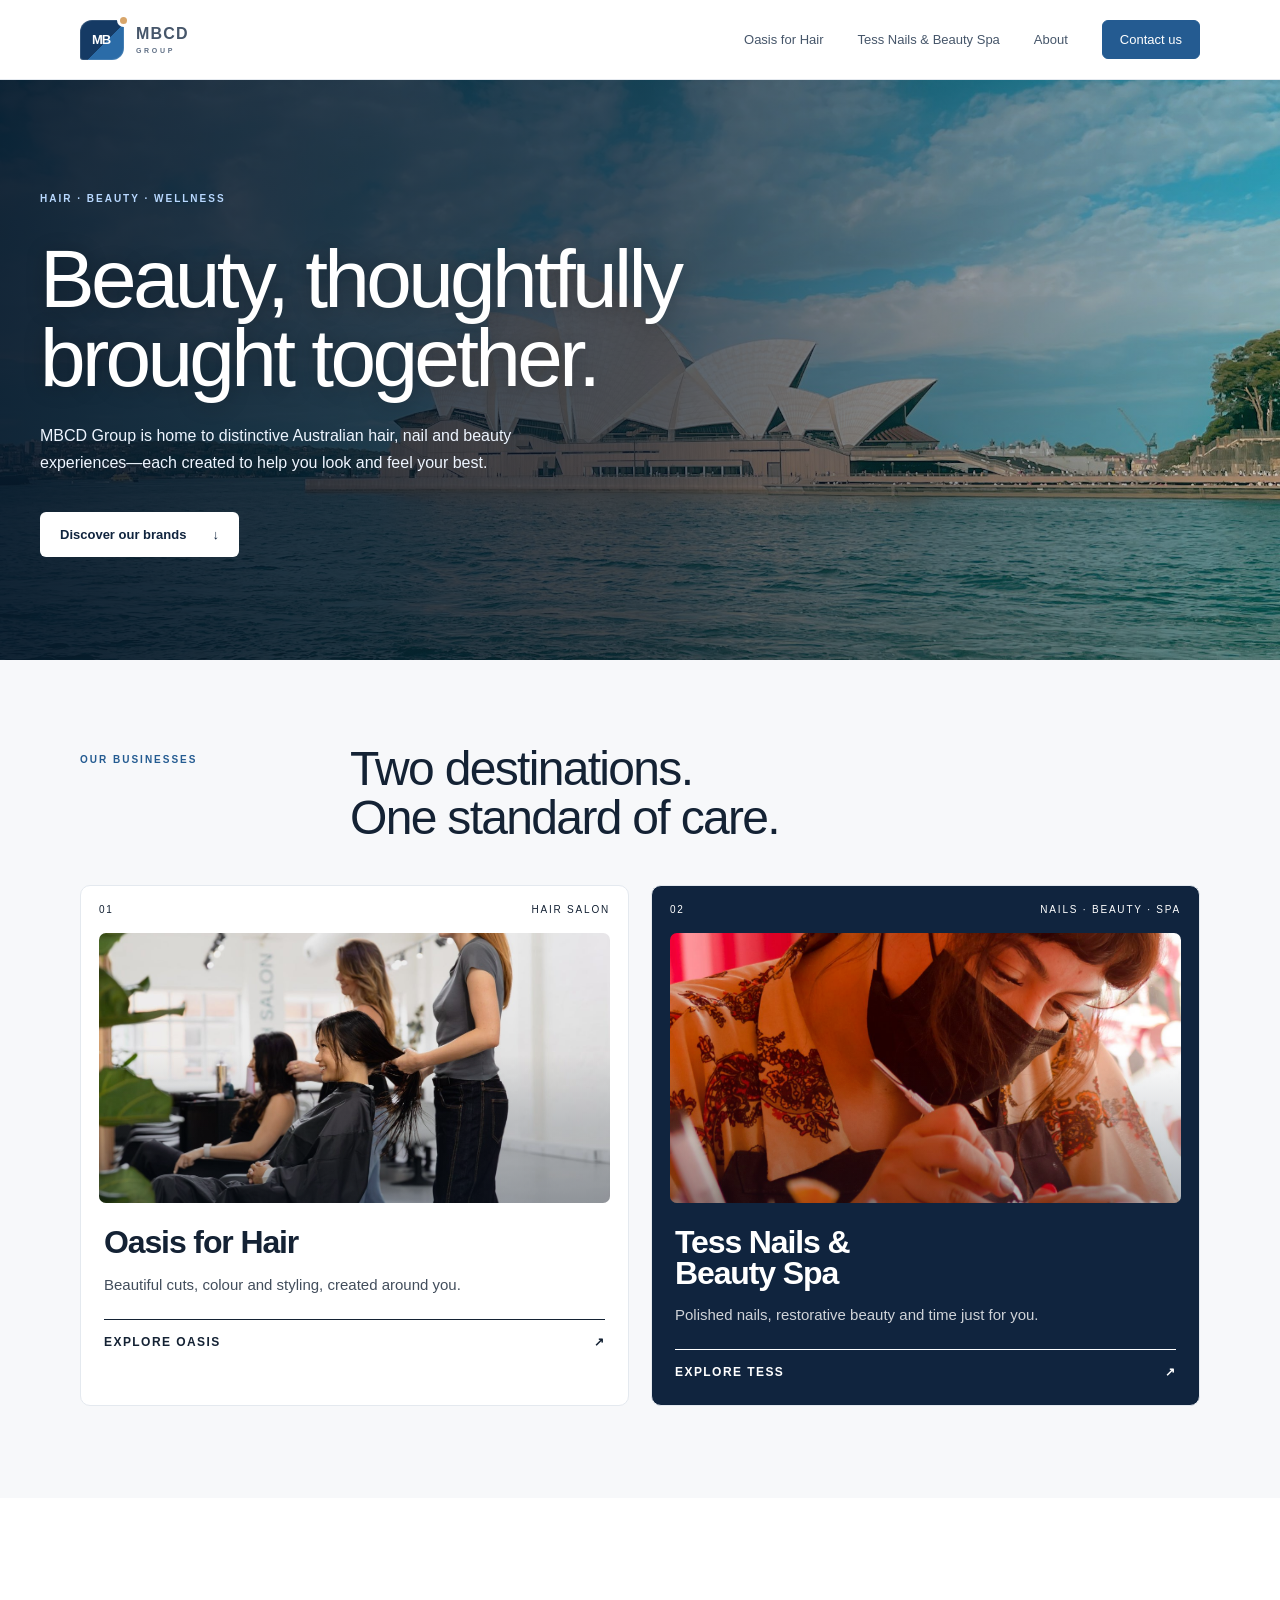
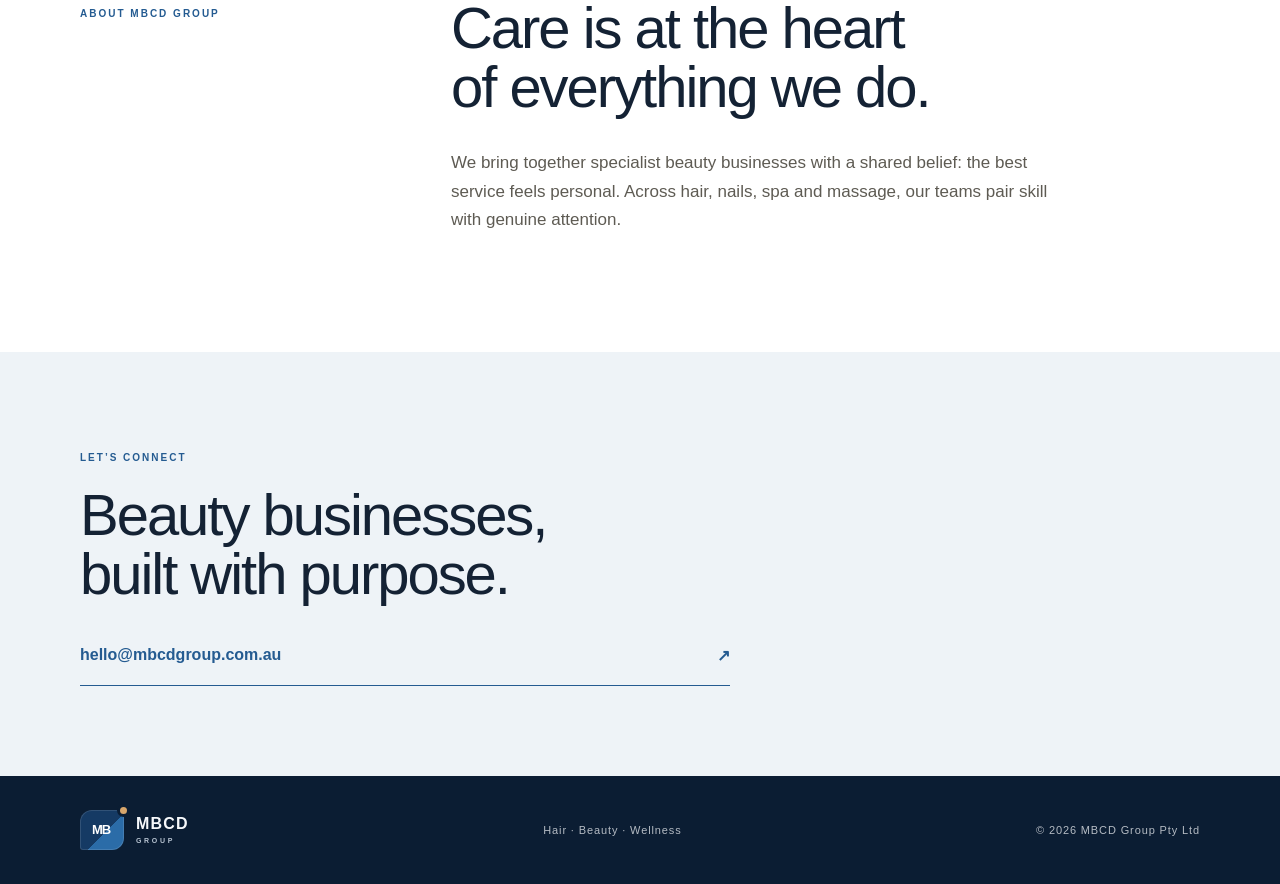
<file: index.html>
<!doctype html><html lang="en"><head><meta charset="utf-8"><meta name="viewport" content="width=device-width,initial-scale=1"><title>MBCD Group | Hair, Beauty & Wellness</title><meta name="description" content="Discover Oasis for Hair and Tess Nails & Beauty Spa, proudly part of MBCD Group."><link rel="stylesheet" href="style.css"></head><body><main>
<header class="nav shell"><a href="./" class="brand" aria-label="MBCD Group home"><span class="brandMark" aria-hidden="true">MB</span><span>MBCD <small>GROUP</small></span></a><button class="menuButton" type="button" aria-expanded="false" aria-label="Toggle navigation">MENU</button><nav aria-label="Main navigation"><a href="oasis-for-hair/">Oasis for Hair</a><a href="tess-nails-beauty-spa/">Tess Nails &amp; Beauty Spa</a><a href="#about">About</a><a class="navCta" href="mailto:hello@mbcdgroup.com.au">Contact us</a></nav></header>
<section class="hero shell"><p class="eyebrow">HAIR · BEAUTY · WELLNESS</p><h1>Beauty, thoughtfully<br>brought together.</h1><p class="heroCopy">MBCD Group is home to distinctive Australian hair, nail and beauty experiences—each created to help you look and feel your best.</p><a class="primaryButton" href="#businesses">Discover our brands <span>↓</span></a></section>
<section class="businessSection" id="businesses"><div class="shell"><div class="sectionIntro"><p class="eyebrow">OUR BUSINESSES</p><h2>Two destinations.<br>One standard of care.</h2></div><div class="businessGrid">
<a href="oasis-for-hair/" class="businessCard oasisCard"><div class="cardTop"><span>01</span><span>HAIR SALON</span></div><div class="cardVisual"><span class="oasisMonogram">O</span></div><div class="cardContent"><h3>Oasis for Hair</h3><p>Beautiful cuts, colour and styling, created around you.</p><span class="cardLink">Explore Oasis <b>↗</b></span></div></a>
<a href="tess-nails-beauty-spa/" class="businessCard tessCard"><div class="cardTop"><span>02</span><span>NAILS · BEAUTY · SPA</span></div><div class="cardVisual"><span class="tessMonogram">T</span></div><div class="cardContent"><h3>Tess Nails &amp;<br>Beauty Spa</h3><p>Polished nails, restorative beauty and time just for you.</p><span class="cardLink">Explore Tess <b>↗</b></span></div></a>
</div></div></section><section class="aboutSection shell" id="about"><p class="eyebrow">ABOUT MBCD GROUP</p><div><h2>Care is at the heart<br>of everything we do.</h2><p>We bring together specialist beauty businesses with a shared belief: the best service feels personal. Across hair, nails, spa and massage, our teams pair skill with genuine attention.</p></div></section><section class="homeCta"><div class="shell"><p class="eyebrow">LET’S CONNECT</p><h2>Beauty businesses,<br>built with purpose.</h2><a href="mailto:hello@mbcdgroup.com.au">hello@mbcdgroup.com.au <span>↗</span></a></div></section><footer><div class="shell"><a href="./" class="brand"><span class="brandMark" aria-hidden="true">MB</span><span>MBCD <small>GROUP</small></span></a><p>Hair · Beauty · Wellness</p><p>© 2026 MBCD Group Pty Ltd</p></div></footer></main><script src="script.js"></script></body></html>
</file>
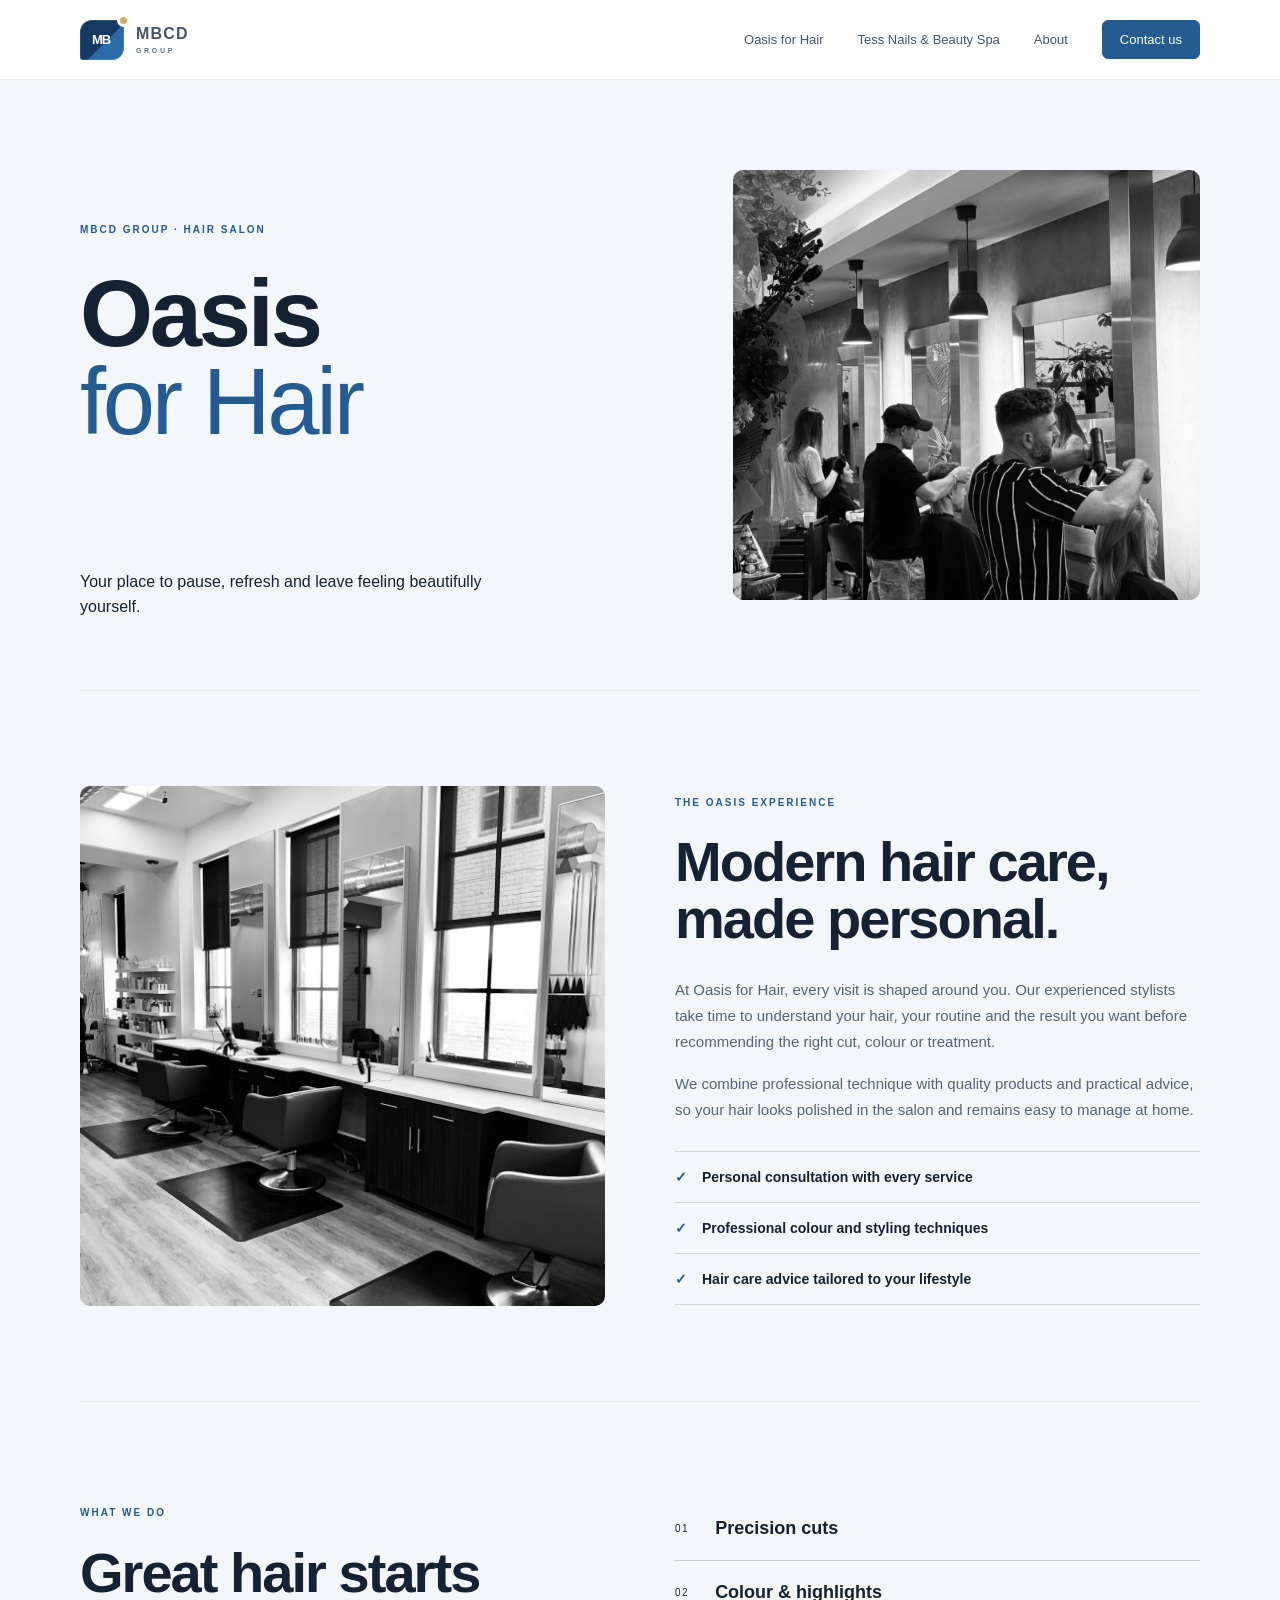
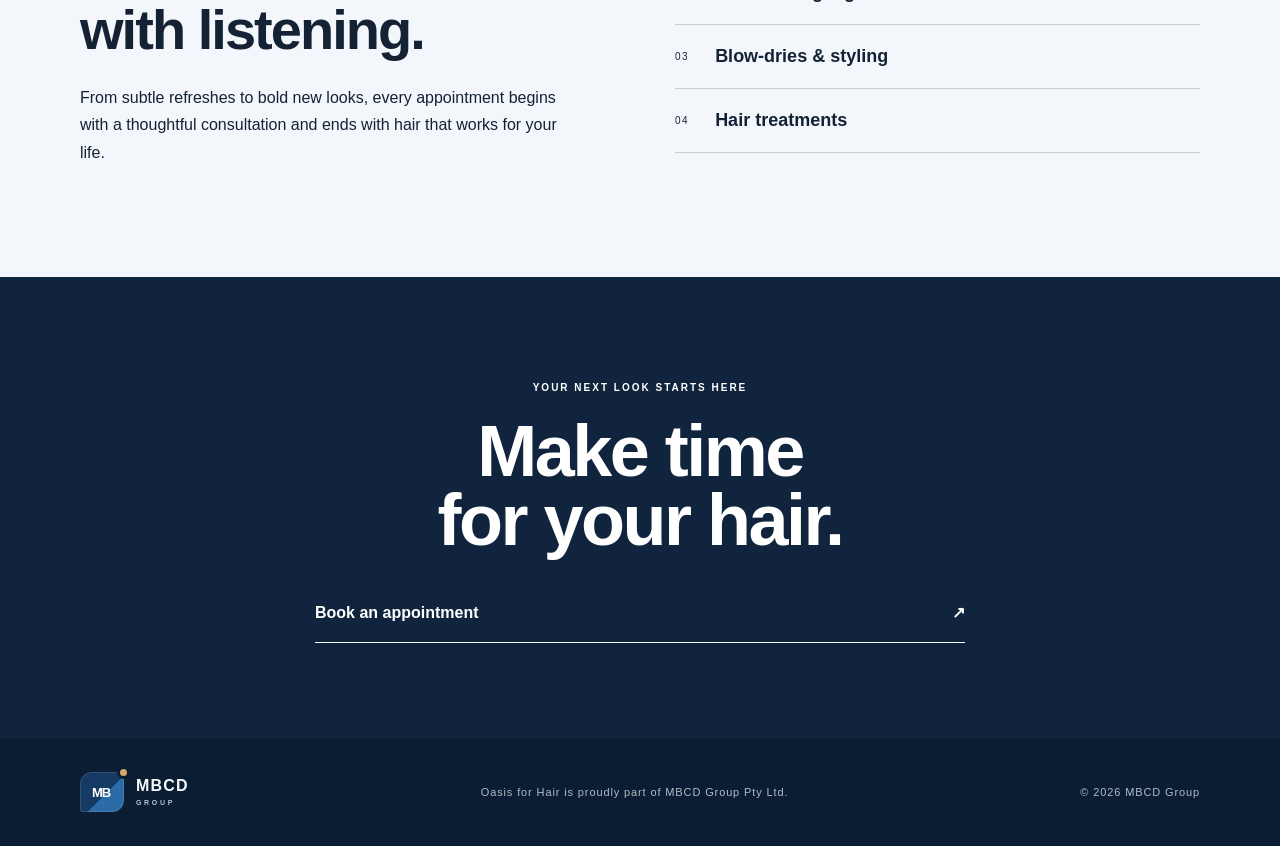
<file: oasis-for-hair/index.html>
<!doctype html><html lang="en"><head><meta charset="utf-8"><meta name="viewport" content="width=device-width,initial-scale=1"><title>Oasis for Hair | MBCD Group</title><meta name="description" content="Personalised cuts, colour and styling in a calm, welcoming salon."><link rel="stylesheet" href="../style.css"></head><body><main class="brandPage oasisPage"><header class="nav shell"><a href="../" class="brand"><span class="brandMark" aria-hidden="true">MB</span><span>MBCD <small>GROUP</small></span></a><button class="menuButton" type="button" aria-expanded="false" aria-label="Toggle navigation">MENU</button><nav aria-label="Main navigation"><a href="../oasis-for-hair/">Oasis for Hair</a><a href="../tess-nails-beauty-spa/">Tess Nails &amp; Beauty Spa</a><a href="../#about">About</a><a class="navCta" href="mailto:hello@mbcdgroup.com.au">Contact us</a></nav></header><section class="brandHero shell"><div><p class="eyebrow">MBCD GROUP · HAIR SALON</p><h1>Oasis<br><em>for Hair</em></h1></div><div class="heroOrb" aria-hidden="true"><span>O</span></div><p class="brandLead">Your place to pause, refresh and leave feeling beautifully yourself.</p></section><section class="marquee"><div>Cut · Colour · Care · Confidence · Cut · Colour · Care · Confidence ·</div></section><section class="detailIntro shell"><div class="detailImage oasisDetailImage" role="img" aria-label="Professional hair styling at an Australian salon"></div><div class="detailCopy"><p class="eyebrow">THE OASIS EXPERIENCE</p><h2>Modern hair care,<br>made personal.</h2><p>At Oasis for Hair, every visit is shaped around you. Our experienced stylists take time to understand your hair, your routine and the result you want before recommending the right cut, colour or treatment.</p><p>We combine professional technique with quality products and practical advice, so your hair looks polished in the salon and remains easy to manage at home.</p><ul><li>Personal consultation with every service</li><li>Professional colour and styling techniques</li><li>Hair care advice tailored to your lifestyle</li></ul></div></section><section class="services shell"><div><p class="eyebrow">WHAT WE DO</p><h2>Great hair starts<br>with listening.</h2><p>From subtle refreshes to bold new looks, every appointment begins with a thoughtful consultation and ends with hair that works for your life.</p></div><ol><li><span>01</span>Precision cuts</li><li><span>02</span>Colour &amp; highlights</li><li><span>03</span>Blow-dries &amp; styling</li><li><span>04</span>Hair treatments</li></ol></section><section class="brandCta"><p class="eyebrow">YOUR NEXT LOOK STARTS HERE</p><h2>Make time<br>for your hair.</h2><a href="mailto:hello@mbcdgroup.com.au?subject=Oasis%20for%20Hair%20booking">Book an appointment <span>↗</span></a></section><footer><div class="shell"><a href="../" class="brand"><span class="brandMark" aria-hidden="true">MB</span><span>MBCD <small>GROUP</small></span></a><p>Oasis for Hair is proudly part of MBCD Group Pty Ltd.</p><p>© 2026 MBCD Group</p></div></footer></main><script src="../script.js"></script></body></html>
</file>
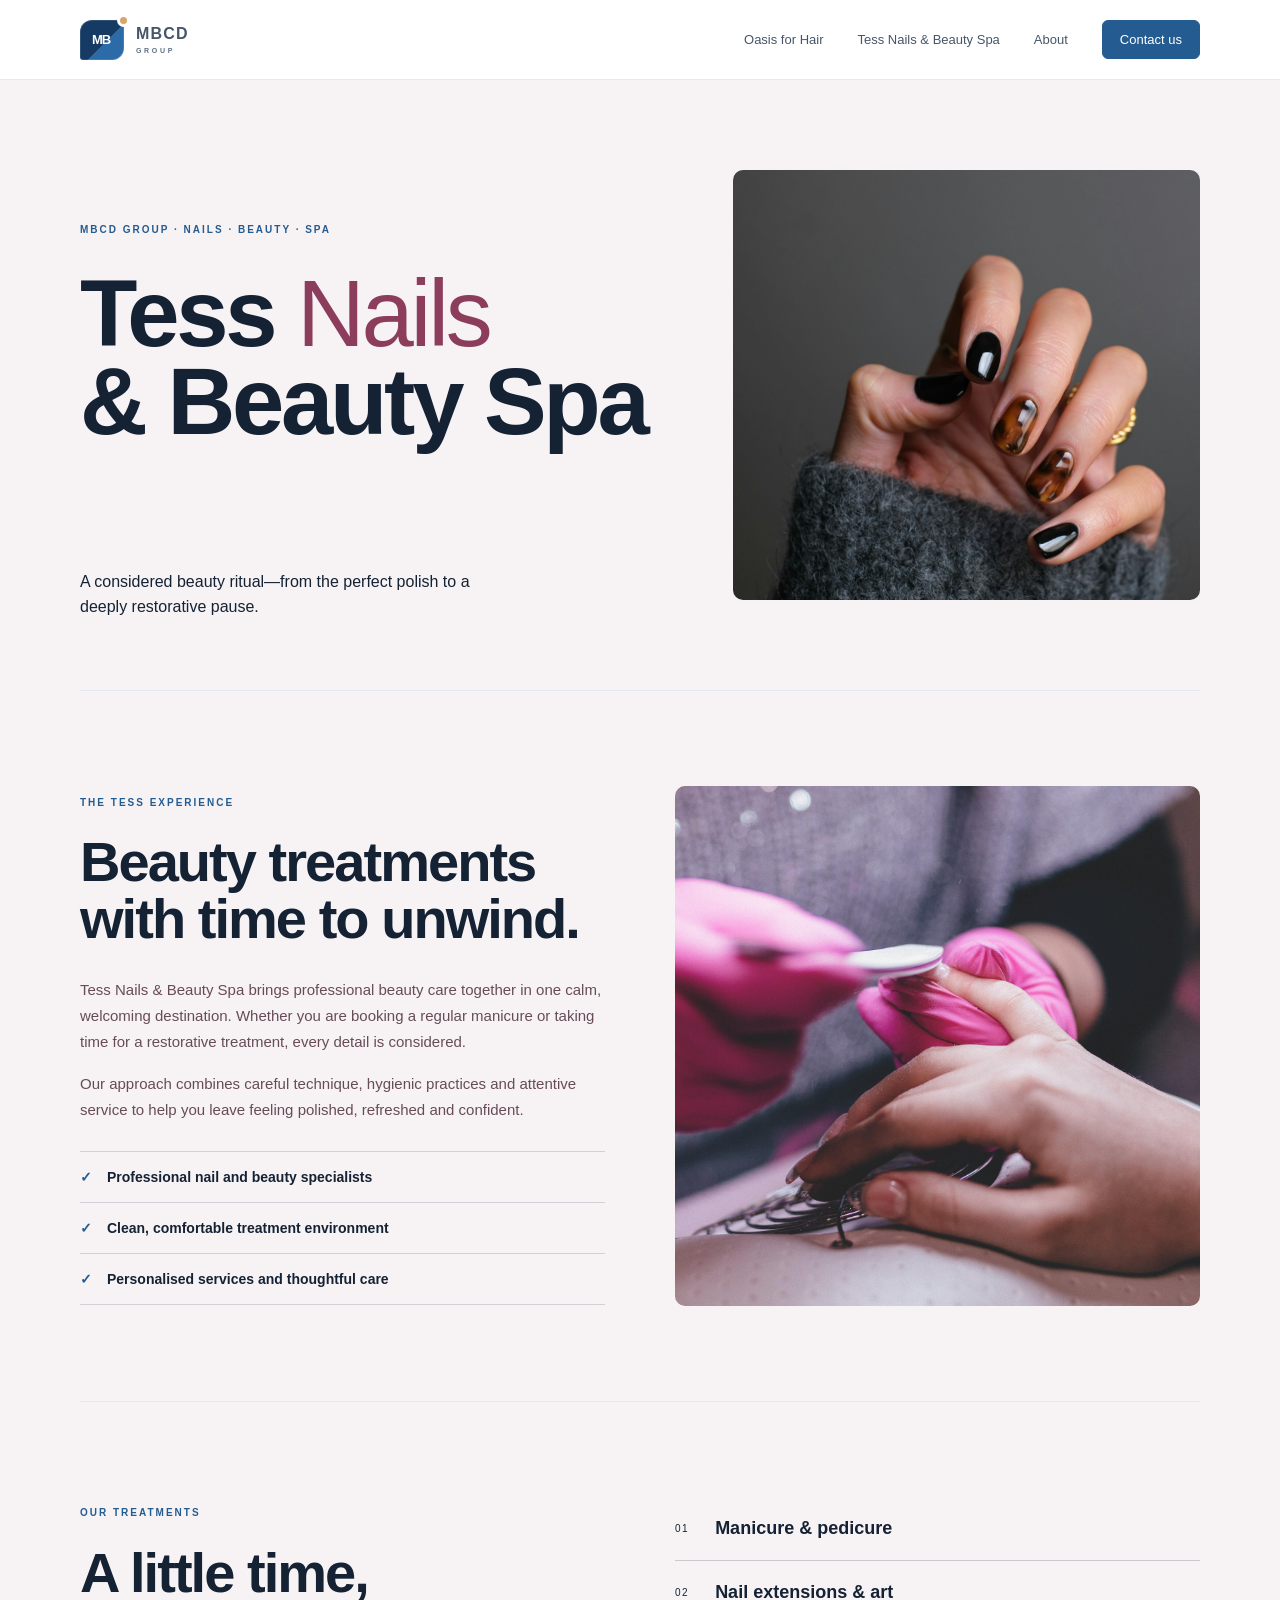
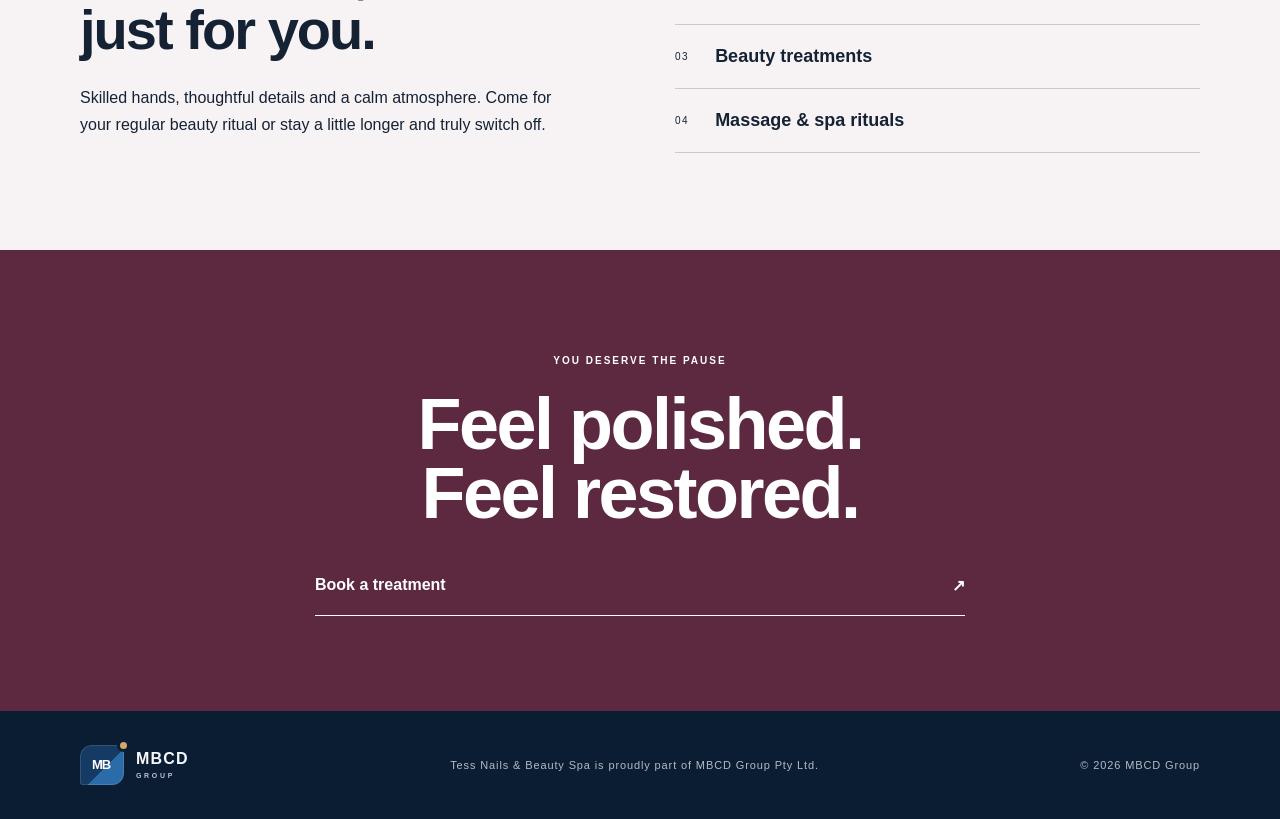
<file: tess-nails-beauty-spa/index.html>
<!doctype html><html lang="en"><head><meta charset="utf-8"><meta name="viewport" content="width=device-width,initial-scale=1"><title>Tess Nails &amp; Beauty Spa | MBCD Group</title><meta name="description" content="Beautiful nails, restorative beauty and considered spa care."><link rel="stylesheet" href="../style.css"></head><body><main class="brandPage tessPage"><header class="nav shell"><a href="../" class="brand"><span class="brandMark" aria-hidden="true">MB</span><span>MBCD <small>GROUP</small></span></a><button class="menuButton" type="button" aria-expanded="false" aria-label="Toggle navigation">MENU</button><nav aria-label="Main navigation"><a href="../oasis-for-hair/">Oasis for Hair</a><a href="../tess-nails-beauty-spa/">Tess Nails &amp; Beauty Spa</a><a href="../#about">About</a><a class="navCta" href="mailto:hello@mbcdgroup.com.au">Contact us</a></nav></header><section class="brandHero shell"><div><p class="eyebrow">MBCD GROUP · NAILS · BEAUTY · SPA</p><h1>Tess <em>Nails</em><br>&amp; Beauty Spa</h1></div><div class="heroOrb" aria-hidden="true"><span>T</span></div><p class="brandLead">A considered beauty ritual—from the perfect polish to a deeply restorative pause.</p></section><section class="marquee"><div>Nails · Beauty · Massage · Unwind · Nails · Beauty · Massage · Unwind ·</div></section><section class="detailIntro shell"><div class="detailImage tessDetailImage" role="img" aria-label="Professional manicure and beauty spa treatment"></div><div class="detailCopy"><p class="eyebrow">THE TESS EXPERIENCE</p><h2>Beauty treatments<br>with time to unwind.</h2><p>Tess Nails &amp; Beauty Spa brings professional beauty care together in one calm, welcoming destination. Whether you are booking a regular manicure or taking time for a restorative treatment, every detail is considered.</p><p>Our approach combines careful technique, hygienic practices and attentive service to help you leave feeling polished, refreshed and confident.</p><ul><li>Professional nail and beauty specialists</li><li>Clean, comfortable treatment environment</li><li>Personalised services and thoughtful care</li></ul></div></section><section class="services shell"><div><p class="eyebrow">OUR TREATMENTS</p><h2>A little time,<br>just for you.</h2><p>Skilled hands, thoughtful details and a calm atmosphere. Come for your regular beauty ritual or stay a little longer and truly switch off.</p></div><ol><li><span>01</span>Manicure &amp; pedicure</li><li><span>02</span>Nail extensions &amp; art</li><li><span>03</span>Beauty treatments</li><li><span>04</span>Massage &amp; spa rituals</li></ol></section><section class="brandCta"><p class="eyebrow">YOU DESERVE THE PAUSE</p><h2>Feel polished.<br>Feel restored.</h2><a href="mailto:hello@mbcdgroup.com.au?subject=Tess%20Nails%20booking">Book a treatment <span>↗</span></a></section><footer><div class="shell"><a href="../" class="brand"><span class="brandMark" aria-hidden="true">MB</span><span>MBCD <small>GROUP</small></span></a><p>Tess Nails &amp; Beauty Spa is proudly part of MBCD Group Pty Ltd.</p><p>© 2026 MBCD Group</p></div></footer></main><script src="../script.js"></script></body></html>
</file>
<file: style.css>
:root{--ink:#20201c;--cream:#f3efe5}*{box-sizing:border-box}html{scroll-behavior:smooth}body{margin:0;background:var(--cream);color:var(--ink);font-family:Arial,sans-serif}a{color:inherit;text-decoration:none}.shell{width:min(1200px,calc(100% - 64px));margin-inline:auto}.nav{height:104px;display:flex;align-items:center;justify-content:space-between;border-bottom:1px solid #20201c24}.brand{display:flex;align-items:center;gap:13px;font-weight:700;letter-spacing:.12em}.brandMark{width:35px;height:35px;border:1px solid;display:grid;place-items:center;border-radius:50%;font-family:Georgia,serif;font-size:20px;font-weight:400}.brand small{display:block;font-size:8px;letter-spacing:.42em;margin-top:3px}nav{display:flex;gap:34px;align-items:center;font-size:13px}.navCta{border:1px solid;padding:13px 18px}.hero{padding:105px 0 120px}.eyebrow{font-size:11px;letter-spacing:.25em;font-weight:700}h1,h2,h3{font-family:Georgia,serif;font-weight:400;margin:0}h1{font-size:clamp(58px,8.7vw,126px);line-height:.86;letter-spacing:-.055em;margin:35px 0 38px}.heroCopy{font-size:17px;line-height:1.65;width:min(570px,100%);margin:0 0 36px;color:#525149}.primaryButton{display:inline-flex;align-items:center;gap:26px;background:var(--ink);color:white;padding:17px 22px;font-size:13px}.businessSection{background:var(--ink);color:var(--cream);padding:110px 0}.sectionIntro{display:flex;align-items:flex-end;justify-content:space-between;margin-bottom:55px}.sectionIntro h2{font-size:clamp(42px,5.5vw,76px);line-height:.98}.businessGrid{display:grid;grid-template-columns:1fr 1fr;gap:24px}.businessCard{min-height:650px;padding:28px;display:flex;flex-direction:column;transition:transform .3s ease}.businessCard:hover{transform:translateY(-6px)}.oasisCard{background:#d8cbb4;color:#28352e}.tessCard{background:#9e524f;color:#fff7ee}.cardTop{display:flex;justify-content:space-between;font-size:10px;letter-spacing:.18em}.cardVisual{flex:1;display:grid;place-items:center}.oasisMonogram,.tessMonogram{font-family:Georgia,serif;font-size:210px;line-height:1;font-style:italic;opacity:.9}.tessMonogram{font-style:normal}.cardContent h3{font-size:52px;line-height:.96}.cardContent p{max-width:390px;line-height:1.6;font-size:14px;opacity:.8}.cardLink{display:flex;justify-content:space-between;border-top:1px solid currentColor;padding-top:18px;margin-top:25px;font-size:12px;letter-spacing:.12em;text-transform:uppercase}.aboutSection{padding:130px 0;display:grid;grid-template-columns:1fr 2fr;gap:40px}.aboutSection h2,.homeCta h2{font-size:clamp(48px,6.5vw,88px);line-height:.95}.aboutSection>div>p{font-size:17px;line-height:1.7;max-width:620px;color:#5e5b53;margin-top:32px}.homeCta{background:#d8cbb4;padding:110px 0}.homeCta h2{margin:30px 0 55px}.homeCta a,.brandCta a{display:flex;justify-content:space-between;align-items:center;border-bottom:1px solid;padding:0 0 20px;font-size:18px;max-width:650px}footer{background:var(--ink);color:var(--cream);padding:42px 0}footer .shell{display:flex;justify-content:space-between;align-items:center}footer p{font-size:11px;letter-spacing:.08em;opacity:.72}.brandPage .nav{position:relative;z-index:2}.backLink{font-size:12px;letter-spacing:.1em;text-transform:uppercase}.brandHero{min-height:740px;padding:90px 0 65px;position:relative;display:flex;flex-direction:column;justify-content:space-between;overflow:hidden}.brandHero h1{font-size:clamp(75px,11vw,155px);position:relative;z-index:1}.brandHero h1 em{font-weight:400}.brandLead{font-size:18px;line-height:1.6;max-width:420px;align-self:flex-end;position:relative;z-index:1}.heroOrb{position:absolute;width:460px;height:460px;border-radius:50%;right:13%;top:110px;display:grid;place-items:center}.heroOrb span{font-family:Georgia,serif;font-size:230px;opacity:.75}.oasisPage{background:#d8cbb4;color:#263a31}.oasisPage .heroOrb{background:#b6bea7}.oasisPage h1 em{color:#fff8e9}.tessPage{background:#a65955;color:#fff6ec}.tessPage .heroOrb{background:#e8aea0}.tessPage h1 em{color:#431e22}.marquee{overflow:hidden;border-top:1px solid;border-bottom:1px solid;padding:23px 0;white-space:nowrap}.marquee div{font-family:Georgia,serif;font-style:italic;font-size:26px;word-spacing:18px}.services{padding:130px 0;display:grid;grid-template-columns:1fr 1fr;gap:100px}.services h2{font-size:clamp(48px,5.8vw,78px);line-height:.98;margin:26px 0}.services>div>p:last-child{line-height:1.7;max-width:490px}.services ol{list-style:none;margin:0;padding:0}.services li{padding:25px 0;border-bottom:1px solid;display:flex;align-items:center;gap:26px;font-family:Georgia,serif;font-size:28px}.services li span{font:10px Arial,sans-serif;letter-spacing:.15em}.brandCta{text-align:center;padding:120px 24px}.brandCta h2{font-size:clamp(60px,8vw,110px);line-height:.92;margin:30px 0 60px}.brandCta a{margin:auto}.oasisPage .brandCta{background:#213d34;color:#f7f0e3}.tessPage .brandCta{background:#f0d9cc;color:#4f292b}.menuButton{display:none;background:transparent;border:1px solid currentColor;padding:10px 12px;color:inherit;font:700 11px Arial,sans-serif;letter-spacing:.12em;cursor:pointer}.reveal{opacity:0;transform:translateY(28px);transition:opacity .75s ease,transform .75s ease}.reveal.is-visible{opacity:1;transform:none}.backToTop{position:fixed;right:22px;bottom:22px;width:45px;height:45px;border:0;border-radius:50%;background:#20201c;color:#fff;display:grid;place-items:center;cursor:pointer;opacity:0;pointer-events:none;transform:translateY(12px);transition:.25s;z-index:20}.backToTop.show{opacity:1;pointer-events:auto;transform:none}
@media(max-width:760px){.shell{width:min(100% - 36px,1200px)}.menuButton{display:block}.nav nav{display:none;position:absolute;left:0;right:0;top:75px;background:#20201c;color:#fff;padding:22px;flex-direction:column;align-items:stretch;gap:20px;z-index:30}.nav{height:84px;position:relative}.nav nav.open{display:flex}.nav nav a{display:block!important}.nav .navCta{text-align:center}.brandPage .menuButton{display:none}.hero{padding:78px 0 90px}h1{font-size:57px}.businessSection{padding:76px 0}.sectionIntro{display:block}.sectionIntro .eyebrow{margin-bottom:24px}.businessGrid{grid-template-columns:1fr}.businessCard{min-height:560px}.cardContent h3{font-size:43px}.oasisMonogram,.tessMonogram{font-size:155px}.aboutSection,.services{grid-template-columns:1fr;padding:80px 0;gap:45px}.homeCta{padding:80px 0}footer .shell{align-items:flex-start;flex-direction:column;gap:15px}.brandHero{min-height:650px;padding:70px 0 45px}.brandHero h1{font-size:66px}.heroOrb{width:290px;height:290px;right:-80px;top:170px}.heroOrb span{font-size:150px}.brandLead{max-width:290px;align-self:flex-start}.services li{font-size:22px}.brandCta{padding:85px 18px}.brandCta h2{font-size:58px}}
@media(prefers-reduced-motion:reduce){html{scroll-behavior:auto}.reveal{opacity:1;transform:none;transition:none}}

/* Corporate visual system */
:root{--ink:#10243e;--cream:#f6f8fb;--blue:#1e5aa8;--line:#d9e1eb}body{background:#fff;color:var(--ink);font-family:Arial,Helvetica,sans-serif}h1,h2,h3,.heroOrb span,.oasisMonogram,.tessMonogram,.marquee div{font-family:Arial,Helvetica,sans-serif;font-style:normal;letter-spacing:-.035em}.nav{height:88px;border-color:var(--line)}.brand{letter-spacing:.06em}.brandMark{border-radius:4px;border:0;background:var(--blue);color:#fff;font-family:Arial,sans-serif;font-size:16px;font-weight:700}.brand small{letter-spacing:.28em}.navCta{background:var(--blue);border-color:var(--blue);color:#fff;border-radius:4px;padding:13px 20px}.hero{padding:100px 0 110px}.eyebrow{color:var(--blue);letter-spacing:.2em}.hero h1{font-size:clamp(52px,7.4vw,96px);line-height:.96;letter-spacing:-.045em;max-width:1000px}.heroCopy{color:#52647a}.primaryButton{background:var(--blue);border-radius:4px;font-weight:700;padding:17px 24px}.businessSection{background:#f2f5f9;color:var(--ink)}.sectionIntro h2{font-size:clamp(40px,5vw,66px);line-height:1.03}.businessCard{min-height:540px;border:1px solid var(--line);border-radius:8px;box-shadow:0 12px 30px #10243e0b}.oasisCard{background:#fff;color:var(--ink)}.tessCard{background:#10243e;color:#fff}.cardVisual{min-height:200px}.oasisMonogram,.tessMonogram{font-size:150px;font-weight:700;color:var(--blue);opacity:.12}.tessMonogram{color:#fff}.cardContent h3{font-size:42px;font-weight:700;letter-spacing:-.035em}.cardContent p{font-size:15px}.cardLink{font-weight:700}.aboutSection h2,.homeCta h2{font-size:clamp(42px,5.5vw,70px);line-height:1.02}.homeCta{background:#eaf0f7}.homeCta a,.brandCta a{color:var(--blue);font-weight:700}footer{background:#0b1d33}.brandHero{min-height:650px}.brandHero h1{font-size:clamp(64px,9vw,118px);line-height:.92;font-weight:700}.brandHero h1 em{font-style:normal}.heroOrb{border-radius:8px;width:410px;height:350px}.heroOrb span{font-size:170px;font-weight:700}.oasisPage{background:#f3f7fb;color:var(--ink)}.oasisPage .heroOrb{background:#d9e8f7}.oasisPage h1 em{color:var(--blue)}.tessPage{background:#f7f3f5;color:var(--ink)}.tessPage .heroOrb{background:#eadce2}.tessPage h1 em{color:#8c3d5b}.marquee{background:#fff;border-color:var(--line)}.marquee div{font-size:18px;font-weight:700;letter-spacing:.04em}.services h2{font-size:clamp(42px,5vw,68px);font-weight:700;line-height:1.02}.services li{font-family:Arial,sans-serif;font-size:22px;font-weight:700;border-color:#10243e33}.oasisPage .brandCta{background:#10243e;color:#fff}.tessPage .brandCta{background:#5d2940;color:#fff}.brandCta h2{font-size:clamp(52px,7vw,86px);font-weight:700;line-height:.96}.brandCta .eyebrow,.oasisPage .brandCta a,.tessPage .brandCta a{color:#fff}.backToTop{background:var(--blue);border-radius:4px}
@media(max-width:760px){.hero h1{font-size:49px}.businessCard{min-height:500px}.brandHero h1{font-size:58px}.heroOrb{width:260px;height:250px}.heroOrb span{font-size:110px}.brandCta h2{font-size:48px}}

/* Australian image hero */
.hero.shell{width:100%;max-width:none;min-height:650px;padding:110px max(32px,calc((100vw - 1200px)/2)) 100px;display:flex;flex-direction:column;justify-content:center;align-items:flex-start;background:linear-gradient(90deg,rgba(7,23,42,.9) 0%,rgba(7,23,42,.7) 50%,rgba(7,23,42,.18) 100%),url("assets/sydney-opera-house.jpg") center 52%/cover no-repeat;color:#fff}.hero .eyebrow{color:#b8d8ff}.hero .heroCopy{color:#eef5ff}.hero h1{text-shadow:0 2px 20px #0004}.hero .primaryButton{background:#fff;color:#10243e}.hero .primaryButton:hover{background:#dceafa}
.businessCard .cardVisual{min-height:260px;margin:22px 0;background-size:cover;background-position:center;border-radius:5px;overflow:hidden;position:relative}.businessCard .cardVisual:after{content:"";position:absolute;inset:0;background:linear-gradient(180deg,transparent 45%,rgba(6,20,36,.32))}.oasisCard .cardVisual{background-image:url("assets/oasis-hair-salon-australia.jpg");background-position:center 46%}.tessCard .cardVisual{background-image:url("assets/tess-nails-spa.jpg");background-position:center 48%}.businessCard .cardVisual span{display:none}.businessCard{min-height:650px}
@media(max-width:760px){.hero.shell{min-height:610px;padding:80px 18px;background-position:62% center}.hero .heroCopy{font-size:16px}.hero h1{font-size:47px}.brandPage .menuButton{display:block}}

/* Inner-page imagery and business detail */
.oasisPage .heroOrb{background:linear-gradient(#10243e22,#10243e22),url("assets/oasis-hair-salon-australia.jpg") center/cover no-repeat}.tessPage .heroOrb{background:linear-gradient(#5d294033,#5d294033),url("assets/tess-nails-spa.jpg") center/cover no-repeat}.brandPage .heroOrb span{display:none}.detailIntro{padding:120px 0;display:grid;grid-template-columns:minmax(0,1fr) minmax(0,1fr);gap:90px;align-items:center}.detailImage{min-height:610px;border-radius:8px;background-size:cover;background-position:center;box-shadow:0 18px 50px #10243e1f}.oasisDetailImage{background-image:url("assets/oasis-hair-salon-australia.jpg");background-position:center}.tessDetailImage{background-image:url("assets/tess-nails-spa.jpg");background-position:center 45%}.detailCopy h2{font-size:clamp(42px,5vw,68px);line-height:1.02;margin:25px 0 30px;font-weight:700}.detailCopy>p:not(.eyebrow){font-size:16px;line-height:1.75;color:#52647a}.tessPage .detailCopy>p:not(.eyebrow){color:#674c58}.detailCopy ul{list-style:none;padding:0;margin:35px 0 0;border-top:1px solid #10243e2b}.detailCopy li{padding:17px 0 17px 27px;border-bottom:1px solid #10243e2b;font-weight:700;position:relative}.detailCopy li:before{content:"✓";position:absolute;left:0;color:var(--blue)}
@media(max-width:760px){.detailIntro{padding:75px 0;grid-template-columns:1fr;gap:45px}.detailImage{min-height:440px}.detailCopy h2{font-size:42px}.brandPage .heroOrb{width:270px;height:260px;right:-75px}}

/* Minimal layout refinement */
:root{--ink:#142234;--blue:#245b91;--line:#e4e9ef}body{background:#fff;color:var(--ink)}.shell{width:min(1120px,calc(100% - 48px))}.nav{height:80px;background:#fff}.nav a:not(.navCta){color:#46566a}.nav a:hover{color:var(--blue)}.navCta{border-radius:6px;padding:11px 17px}.hero.shell{min-height:580px;padding-top:90px;padding-bottom:90px}.hero h1{font-size:clamp(50px,6.6vw,82px);max-width:850px;margin:26px 0 26px}.heroCopy{font-size:16px;max-width:530px}.eyebrow{font-size:10px}.primaryButton{border-radius:6px;padding:15px 20px}.businessSection{padding:90px 0;background:#f7f8fa}.sectionIntro{align-items:flex-start;margin-bottom:42px}.sectionIntro h2{font-size:clamp(38px,4.5vw,56px)}.businessGrid{gap:22px}.businessCard{min-height:0;padding:18px;border-radius:10px;box-shadow:none}.businessCard:hover{transform:translateY(-3px);box-shadow:0 12px 32px #14223412}.businessCard .cardVisual{height:300px;min-height:0;margin:18px 0 24px;border-radius:7px}.cardContent{padding:0 5px 8px}.cardContent h3{font-size:32px}.cardContent p{min-height:44px}.cardLink{margin-top:22px;padding-top:15px}.aboutSection{padding:100px 0;grid-template-columns:.6fr 1.4fr;gap:50px}.aboutSection h2,.homeCta h2{font-size:clamp(38px,4.8vw,58px)}.homeCta{padding:90px 0;background:#eef3f7}.homeCta h2{margin:22px 0 42px}.homeCta a{font-size:16px}footer{padding:34px 0}.brandHero{min-height:560px;padding:75px 0 55px}.brandHero h1{font-size:clamp(58px,8vw,94px);line-height:.94}.heroOrb{width:380px;height:320px;right:5%;top:90px;border-radius:10px}.brandLead{font-size:16px}.marquee{display:none}.detailIntro{padding:95px 0;gap:70px}.detailImage{min-height:520px;border-radius:10px;box-shadow:none}.detailCopy h2,.services h2{font-size:clamp(38px,4.5vw,56px)}.detailCopy>p:not(.eyebrow){font-size:15px}.detailCopy ul{margin-top:28px}.detailCopy li{font-size:14px}.services{padding:95px 0;gap:70px;border-top:1px solid var(--line)}.services li{font-size:18px;padding:21px 0}.brandCta{padding:95px 24px}.brandCta h2{font-size:clamp(46px,6vw,72px);margin:24px 0 48px}.brandCta a{font-size:16px}
@media(max-width:760px){.shell{width:min(100% - 32px,1120px)}.nav{height:72px}.hero.shell{min-height:540px;padding:70px 16px}.hero h1{font-size:43px}.sectionIntro{display:block}.sectionIntro h2{font-size:38px;margin-top:20px}.businessSection{padding:65px 0}.businessGrid{gap:16px}.businessCard .cardVisual{height:260px}.aboutSection{padding:70px 0;grid-template-columns:1fr}.homeCta{padding:70px 0}.brandHero{min-height:590px;padding:60px 0 40px}.brandHero h1{font-size:52px}.heroOrb{width:250px;height:230px;right:-50px;top:170px}.brandLead{max-width:260px}.detailIntro{padding:65px 0;gap:34px}.detailImage{min-height:360px}.detailCopy h2,.services h2{font-size:36px}.services{padding:65px 0;gap:35px}.brandCta{padding:70px 16px}.brandCta h2{font-size:43px}footer .shell{gap:8px}}

/* Stable homepage + distinct inner-page layouts */
.businessSection{min-height:0;padding:84px 0 92px}.sectionIntro{display:grid;grid-template-columns:220px 1fr;gap:50px;align-items:start}.sectionIntro h2{font-size:48px;max-width:620px}.businessCard{display:block;min-height:0}.businessCard .cardVisual{display:block;flex:none;height:270px;min-height:270px}.cardContent p{min-height:0}.aboutSection{min-height:0}.brandPage .brandHero{display:grid;grid-template-columns:minmax(0,1fr) minmax(380px,.8fr);grid-template-rows:1fr auto;gap:20px 70px;align-items:center;min-height:610px;padding:70px 0}.brandPage .brandHero>div:first-child{grid-column:1;grid-row:1}.brandPage .brandHero .heroOrb{position:relative;inset:auto;width:100%;height:430px;grid-column:2;grid-row:1/3;border-radius:10px}.brandPage .brandHero .brandLead{grid-column:1;grid-row:2;align-self:end;margin:0}.oasisPage .heroOrb{background-image:url("assets/oasis-inner-hero.jpg");background-position:center;background-size:cover}.tessPage .heroOrb{background-image:url("assets/tess-inner-hero.jpg");background-position:center;background-size:cover}.oasisDetailImage{background-image:url("assets/oasis-inner-detail.jpg");background-position:center}.tessDetailImage{background-image:url("assets/tess-inner-detail.jpg");background-position:center 48%}.tessPage .detailIntro .detailImage{order:2}.tessPage .detailIntro .detailCopy{order:1}.detailIntro{border-top:1px solid var(--line)}
@media(max-width:760px){.sectionIntro{display:block}.sectionIntro h2{font-size:36px}.businessCard .cardVisual{height:240px;min-height:240px}.brandPage .brandHero{display:flex;flex-direction:column;align-items:stretch;min-height:0;padding:55px 0}.brandPage .brandHero>div:first-child{order:1}.brandPage .brandHero .heroOrb{order:2;width:100%;height:310px;margin:28px 0 0}.brandPage .brandHero .brandLead{order:3;max-width:none;margin-top:26px}.tessPage .detailIntro .detailImage{order:1}.tessPage .detailIntro .detailCopy{order:2}}

/* Inner header repair and Tess nail imagery */
.brandPage>.nav.shell{width:100%;max-width:none;padding-left:max(24px,calc((100vw - 1120px)/2));padding-right:max(24px,calc((100vw - 1120px)/2));background:#fff;border-bottom:1px solid var(--line)}.brandPage>.nav nav{margin-left:auto}.tessPage .heroOrb{background-image:url("assets/tess-inner-detail.jpg");background-position:center 54%;background-size:cover}.tessDetailImage{background-image:url("assets/tess-inner-manicure.jpg");background-position:center}
@media(max-width:760px){.brandPage>.nav.shell{padding-left:16px;padding-right:16px}.brandPage>.nav nav{margin-left:0}}

/* Shared header across every page */
.nav.shell,.brandPage>.nav.shell{width:100%;max-width:none;height:80px;padding-left:max(24px,calc((100vw - 1120px)/2));padding-right:max(24px,calc((100vw - 1120px)/2));background:#fff;border-bottom:1px solid var(--line)}.nav nav,.brandPage>.nav nav{margin-left:auto}.nav .brandMark{width:36px;height:36px}.nav .brand{color:#142234}
@media(max-width:760px){.nav.shell,.brandPage>.nav.shell{height:72px;padding-left:16px;padding-right:16px}.nav nav,.brandPage>.nav nav{margin-left:0}}

/* MBCD custom monogram */
.brand{gap:12px;font-weight:800;letter-spacing:.075em;line-height:1}.brandMark,.nav .brandMark{position:relative;width:44px;height:40px;border:0;border-radius:12px 3px 12px 3px;background:linear-gradient(135deg,#153a64 0 56%,#2b6ca8 56% 100%);color:#fff;font:800 13px/1 Arial,sans-serif;letter-spacing:-.08em;display:grid;place-items:center;padding-right:2px;box-shadow:inset 0 0 0 1px #ffffff1f}.brandMark:after{content:"";position:absolute;width:7px;height:7px;border-radius:50%;background:#d8a66b;right:-3px;top:-3px;box-shadow:0 0 0 3px #fff}.brand>span:last-child{font-size:16px}.brand small{font-size:7px;letter-spacing:.38em;margin-top:5px;color:#607086}
footer .brandMark:after{box-shadow:0 0 0 3px #0b1d33}footer .brand small{color:#b7c3d1}
</file>
